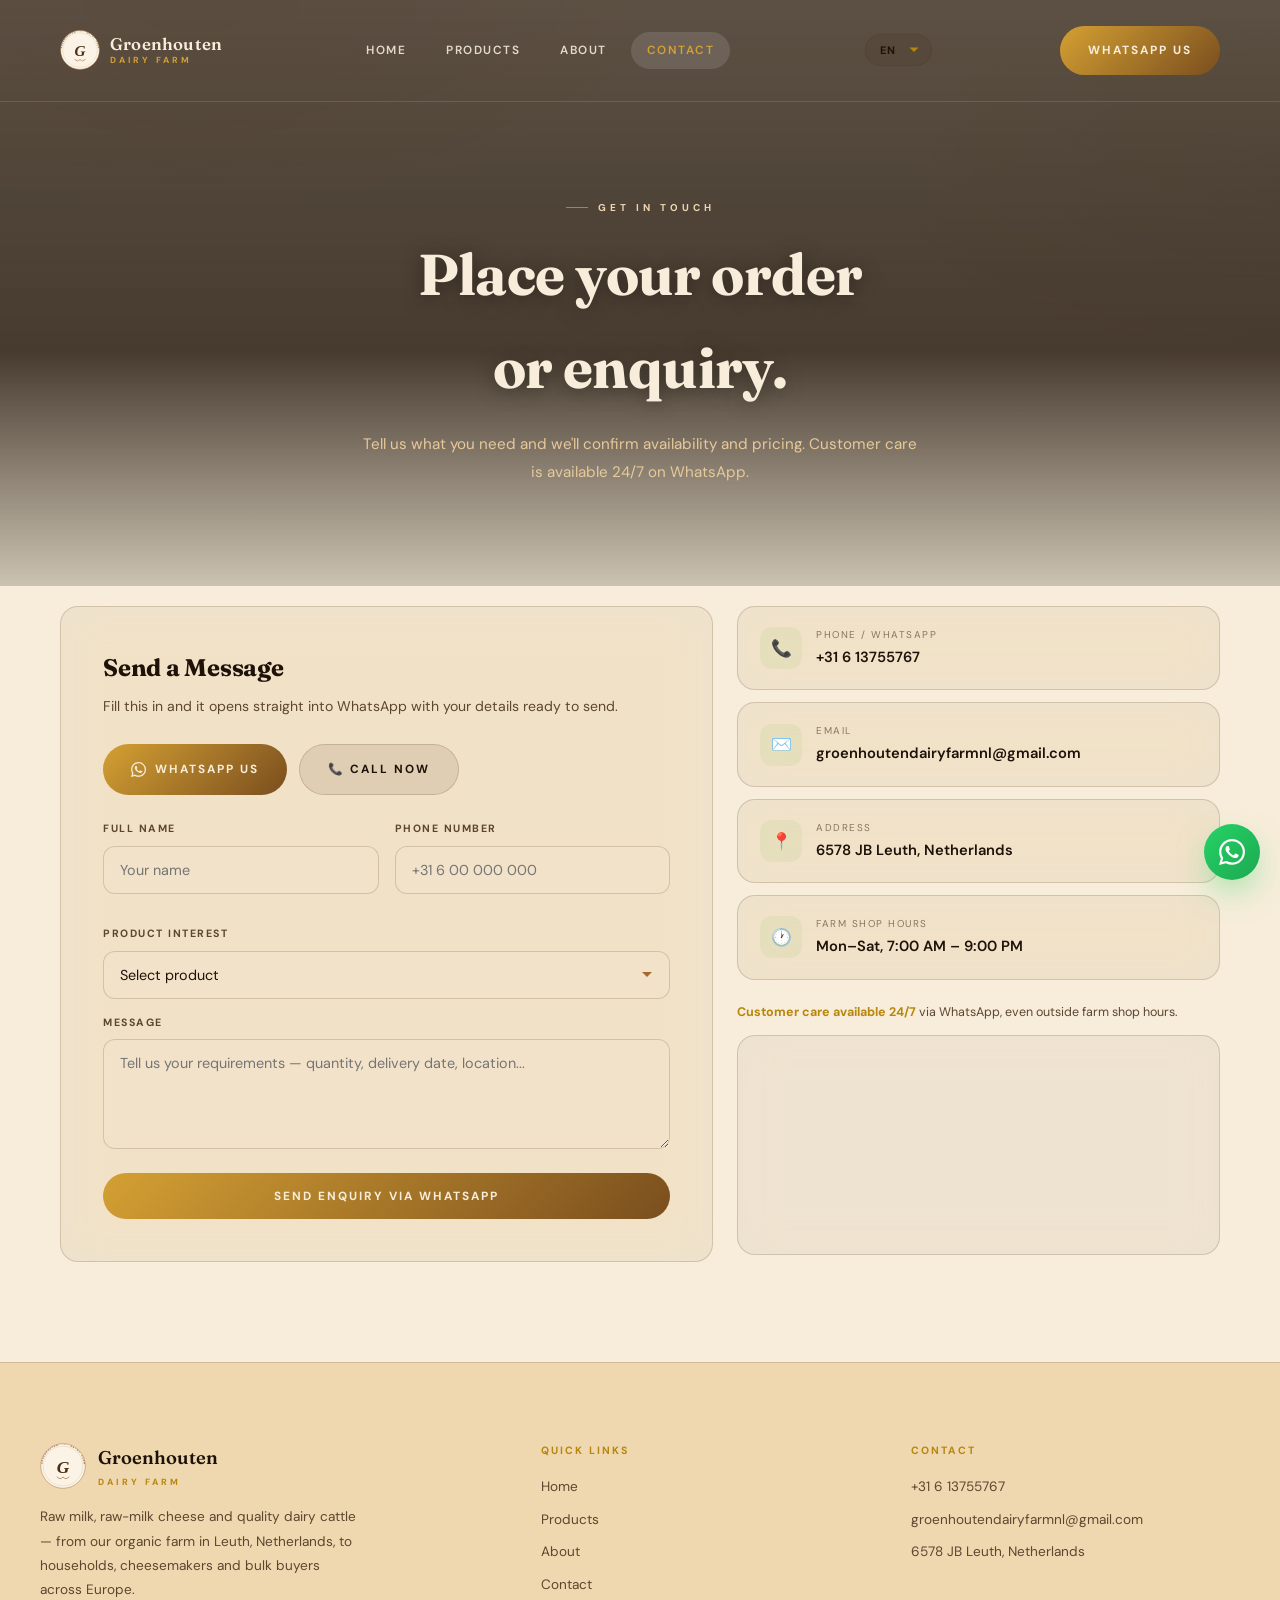
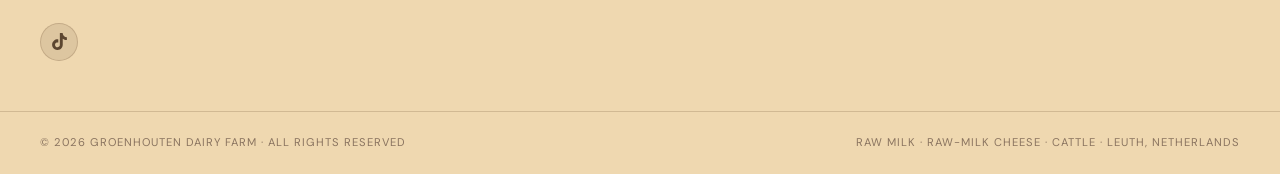
<file: contact.html>
<!DOCTYPE html>
<html lang="en">
<head>
<meta charset="UTF-8">
<meta name="viewport" content="width=device-width, initial-scale=1.0">
<title>Contact | Groenhouten Dairy Farm</title>
<meta name="description" content="Place your order or enquiry with Groenhouten Dairy Farm — Leuth, Netherlands. WhatsApp us anytime or call +31 6 13755767.">
<link rel="preconnect" href="https://fonts.googleapis.com">
<link rel="preconnect" href="https://fonts.gstatic.com" crossorigin>
<link href="https://fonts.googleapis.com/css2?family=Fraunces:ital,opsz,wght@0,9..144,400;0,9..144,500;0,9..144,600;0,9..144,700;1,9..144,500;1,9..144,600&family=DM+Sans:wght@400;500;600;700&display=swap" rel="stylesheet">
<link rel="stylesheet" href="style.css">
<link rel="icon" href="images/logo.svg">
</head>
<body>

<div id="curtain">
  <div class="curtain-ring"></div>
  <div class="curtain-mark"><img src="images/logo.svg" alt="" width="120" height="120"></div>
</div>

<nav class="nav" id="mainNav">
  <a href="index.html" class="nav-logo">
    <img src="images/logo.svg" alt="Groenhouten Dairy Farm logo" width="40" height="40">
    <span class="nav-logo-txt">Groenhouten<span>Dairy Farm</span></span>
  </a>
  <div class="nav-links">
    <a href="index.html" data-i18n="nav-home">Home</a>
    <a href="products.html" data-i18n="nav-products">Products</a>
    <a href="about.html" data-i18n="nav-about">About</a>
    <a href="contact.html" class="active" data-i18n="nav-contact">Contact</a>
  </div>
  <span class="lang-toggle"><select class="lang-select" id="langSelect" onchange="switchLang(this.value)"><option value="en">EN</option><option value="nl">NL</option></select></span>
  <a href="https://wa.me/31613755767" target="_blank" class="btn btn-gold nav-cta">WhatsApp Us</a>
  <button class="hamburger" id="hamburger" onclick="toggleMenu()" aria-label="Menu">
    <span></span><span></span><span></span>
  </button>
</nav>
  <div class="mobile-menu" id="mobileMenu">
  <a href="index.html" data-i18n="nav-home">Home</a>
  <a href="products.html" data-i18n="nav-products">Products</a>
  <a href="about.html" data-i18n="nav-about">About</a>
  <a href="contact.html" class="active" data-i18n="nav-contact">Contact</a>
  <a href="contact.html" class="btn btn-gold mm-cta" data-i18n="nav-cta">Order Now</a>
</div>

<section class="about-hero page-fade" style="--hero-img:url('https://images.unsplash.com/photo-1567513068697-fca8c2af4528?fm=jpg&q=80&w=2000&fit=crop&auto=format')">
  <span class="eyebrow" style="justify-content:center">Get In Touch</span>
  <h1>Place your order<br>or enquiry.</h1>
  <p>Tell us what you need and we'll confirm availability and pricing. Customer care is available 24/7 on WhatsApp.</p>
</section>

<section class="section" style="padding-top:20px; padding-bottom:100px;">
  <div class="section-in contact-grid">

    <div class="contact-form-card glass reveal">
      <h2>Send a Message</h2>
      <p>Fill this in and it opens straight into WhatsApp with your details ready to send.</p>

      <div class="hero-btns" style="margin-bottom:26px;">
        <a href="https://wa.me/31613755767?text=Hello%20Groenhouten%20Dairy%20Farm%2C%20I%20want%20to%20make%20an%20order" target="_blank" class="btn btn-gold">
          <svg viewBox="0 0 24 24" fill="currentColor"><path d="M17.472 14.382c-.297-.149-1.758-.867-2.03-.967-.273-.099-.471-.148-.67.15-.197.297-.767.966-.94 1.164-.173.199-.347.223-.644.075-.297-.15-1.255-.463-2.39-1.475-.883-.788-1.48-1.761-1.653-2.059-.173-.297-.018-.458.13-.606.134-.133.298-.347.446-.52.149-.174.198-.298.298-.497.099-.198.05-.371-.025-.52-.075-.149-.669-1.612-.916-2.207-.242-.579-.487-.5-.669-.51-.173-.008-.371-.01-.57-.01-.198 0-.52.074-.792.372-.272.297-1.04 1.016-1.04 2.479 0 1.462 1.065 2.875 1.213 3.074.149.198 2.096 3.2 5.077 4.487.709.306 1.262.489 1.694.625.712.227 1.36.195 1.871.118.571-.085 1.758-.719 2.006-1.413.248-.694.248-1.289.173-1.413-.074-.124-.272-.198-.57-.347m-5.421 7.403h-.004a9.87 9.87 0 01-5.031-1.378l-.361-.214-3.741.982.998-3.648-.235-.374a9.86 9.86 0 01-1.51-5.26c.001-5.45 4.436-9.884 9.888-9.884 2.64 0 5.122 1.03 6.988 2.898a9.825 9.825 0 012.893 6.994c-.003 5.45-4.437 9.884-9.885 9.884m8.413-18.297A11.815 11.815 0 0012.05 0C5.495 0 .16 5.335.157 11.892c0 2.096.547 4.142 1.588 5.945L.057 24l6.305-1.654a11.882 11.882 0 005.683 1.448h.005c6.554 0 11.89-5.335 11.893-11.893a11.821 11.821 0 00-3.48-8.413z"/></svg>
          WhatsApp Us
        </a>
        <a href="tel:+31613755767" class="btn btn-glass">📞 Call Now</a>
      </div>

      <div class="cf-row">
        <div class="cf-group">
          <label>Full Name</label>
          <input type="text" id="cfName" placeholder="Your name">
        </div>
        <div class="cf-group">
          <label>Phone Number</label>
          <input type="tel" id="cfPhone" placeholder="+31 6 00 000 000">
        </div>
      </div>
      <div class="cf-group">
        <label>Product Interest</label>
        <select id="cfNeed">
          <option value="" disabled selected>Select product</option>
          <option>Raw Milk (Retail)</option>
          <option>Raw Milk (Bulk &amp; Export)</option>
          <option>Farmhouse Raw-Milk Cheese</option>
          <option>Cheese (Bulk &amp; Corporate Export)</option>
          <option>Live Dairy Cattle</option>
          <option>Beef &amp; Meat</option>
          <option>Bulk / Custom Order</option>
        </select>
      </div>
      <div class="cf-group">
        <label>Message</label>
        <textarea id="cfMsg" placeholder="Tell us your requirements — quantity, delivery date, location..."></textarea>
      </div>
      <button class="btn btn-gold btn-block cf-submit" onclick="sendContact()">Send Enquiry via WhatsApp</button>
      <div class="cf-success" id="cfSuccess">✓ Redirecting to WhatsApp with your enquiry...</div>
    </div>

    <div class="info-stack">
      <a class="info-card glass reveal rd1" href="https://wa.me/31613755767" target="_blank">
        <div class="info-ico">📞</div>
        <div><div class="info-lbl">Phone / WhatsApp</div><div class="info-val">+31 6 13755767</div></div>
      </a>
      <a class="info-card glass reveal rd2" href="mailto:groenhouten.df@gmail.com">
        <div class="info-ico">✉️</div>
        <div><div class="info-lbl">Email</div><div class="info-val">groenhoutendairyfarmnl@gmail.com</div></div>
      </a>
      <a class="info-card glass reveal rd3" href="https://www.google.com/maps?q=6578+JB+Leuth,+Netherlands" target="_blank">
        <div class="info-ico">📍</div>
        <div><div class="info-lbl">Address</div><div class="info-val">6578 JB Leuth, Netherlands</div></div>
      </a>
      <div class="info-card glass reveal">
        <div class="info-ico">🕐</div>
        <div><div class="info-lbl">Farm Shop Hours</div><div class="info-val">Mon–Sat, 7:00 AM – 9:00 PM</div></div>
      </div>
      <p class="info-note"><b>Customer care available 24/7</b> via WhatsApp, even outside farm shop hours.</p>
      <div class="map-embed glass reveal">
        <iframe src="https://www.google.com/maps?q=6578+JB+Leuth,+Netherlands&output=embed" loading="lazy" referrerpolicy="no-referrer-when-downgrade" title="Groenhouten Dairy Farm location map"></iframe>
      </div>
    </div>

  </div>
</section>

<footer class="footer">
  <div class="footer-top">
    <div class="footer-brand">
      <div class="footer-brand-lockup">
        <img src="images/logo.svg" alt="Groenhouten Dairy Farm logo">
        <div class="footer-brand-name">Groenhouten<span>Dairy Farm</span></div>
      </div>
      <p data-i18n="footer-desc">Raw milk, raw-milk cheese and quality dairy cattle — from our organic farm in Leuth, Netherlands, to households, cheesemakers and bulk buyers across Europe.</p>
      <div class="footer-social">
        <a href="https://www.tiktok.com/@groenhoutendairyfarm" target="_blank" rel="noopener" aria-label="Groenhouten Dairy Farm on TikTok">
          <svg viewBox="0 0 24 24"><path d="M12.525.02c1.31-.02 2.61-.01 3.91-.02.08 1.53.63 3.09 1.75 4.17 1.12 1.11 2.7 1.62 4.24 1.79v4.03c-1.44-.05-2.89-.35-4.2-.97-.57-.26-1.1-.59-1.62-.93-.01 2.92.01 5.84-.02 8.75-.08 1.4-.54 2.79-1.35 3.94-1.31 1.92-3.58 3.17-5.91 3.21-1.43.08-2.86-.31-4.08-1.03-2.02-1.19-3.44-3.37-3.65-5.71-.02-.5-.03-1-.01-1.49.18-1.9 1.12-3.72 2.58-4.96 1.66-1.44 3.98-2.13 6.15-1.72.02 1.48-.04 2.96-.04 4.44-.99-.32-2.15-.23-3.02.37-.63.41-1.11 1.04-1.36 1.75-.21.51-.15 1.07-.14 1.61.24 1.64 1.82 3.02 3.5 2.87 1.12-.01 2.19-.66 2.77-1.61.19-.33.4-.67.41-1.06.1-1.79.06-3.57.07-5.36.01-4.03-.01-8.05.02-12.07z"/></svg>
        </a>
      </div>
    </div>
    <div class="footer-col">
      <h4 data-i18n="footer-quick">Quick Links</h4>
      <a href="index.html" data-i18n="nav-home">Home</a>
      <a href="products.html" data-i18n="nav-products">Products</a>
      <a href="about.html" data-i18n="nav-about">About</a>
      <a href="contact.html" data-i18n="nav-contact">Contact</a>
    </div>
    <div class="footer-col">
      <h4 data-i18n="footer-contact">Contact</h4>
      <a href="tel:+31613755767">+31 6 13755767</a>
      <a href="mailto:groenhoutendairyfarmnl@gmail.com">groenhoutendairyfarmnl@gmail.com</a>
      <p>6578 JB Leuth, Netherlands</p>
    </div>
  </div>
  <div class="footer-bottom">
    <p>© 2026 Groenhouten Dairy Farm · All Rights Reserved</p>
    <p>Raw Milk · Raw-Milk Cheese · Cattle · Leuth, Netherlands</p>
  </div>
</footer>

<div class="wa-float">
  <a href="https://wa.me/31613755767?text=Hello%20Groenhouten%20Dairy%20Farm%2C%20I%20want%20to%20make%20an%20order" target="_blank" title="Chat on WhatsApp">
    <svg viewBox="0 0 24 24"><path d="M17.472 14.382c-.297-.149-1.758-.867-2.03-.967-.273-.099-.471-.148-.67.15-.197.297-.767.966-.94 1.164-.173.199-.347.223-.644.075-.297-.15-1.255-.463-2.39-1.475-.883-.788-1.48-1.761-1.653-2.059-.173-.297-.018-.458.13-.606.134-.133.298-.347.446-.52.149-.174.198-.298.298-.497.099-.198.05-.371-.025-.52-.075-.149-.669-1.612-.916-2.207-.242-.579-.487-.5-.669-.51-.173-.008-.371-.01-.57-.01-.198 0-.52.074-.792.372-.272.297-1.04 1.016-1.04 2.479 0 1.462 1.065 2.875 1.213 3.074.149.198 2.096 3.2 5.077 4.487.709.306 1.262.489 1.694.625.712.227 1.36.195 1.871.118.571-.085 1.758-.719 2.006-1.413.248-.694.248-1.289.173-1.413-.074-.124-.272-.198-.57-.347m-5.421 7.403h-.004a9.87 9.87 0 01-5.031-1.378l-.361-.214-3.741.982.998-3.648-.235-.374a9.86 9.86 0 01-1.51-5.26c.001-5.45 4.436-9.884 9.888-9.884 2.64 0 5.122 1.03 6.988 2.898a9.825 9.825 0 012.893 6.994c-.003 5.45-4.437 9.884-9.885 9.884m8.413-18.297A11.815 11.815 0 0012.05 0C5.495 0 .16 5.335.157 11.892c0 2.096.547 4.142 1.588 5.945L.057 24l6.305-1.654a11.882 11.882 0 005.683 1.448h.005c6.554 0 11.89-5.335 11.893-11.893a11.821 11.821 0 00-3.48-8.413z"/></svg>
  </a>
</div>

<script src="main.js"></script>
</body>
</html>
</file>
<file: style.css>
/* =====================================================================
   GROENHOUTEN DAIRY FARM — DESIGN SYSTEM
   Warm cream · Wood brown · Farmhouse clay — organic, grounded, quiet
   Mobile-first. Glass surfaces. Quiet motion.
===================================================================== */

:root{
  --ink:        #F7EDDA;
  --ink-2:      #EFD8B0;
  --ink-3:      #E8C99A;
  --panel:      rgba(74,46,20,.055);
  --panel-2:    rgba(74,46,20,.1);
  --brd:        rgba(74,46,20,.18);
  --brd-gold:   rgba(180,120,40,.5);
  --gold:       #B8860B;
  --gold-2:     #D4A033;
  --gold-deep:  #7A4E1E;
  --red:        #9B3A1F;
  --white:      #1E1208;
  --fog:        #5C4630;
  --fog-dim:    #8A7460;
  --blur: 22px;
  --ease: cubic-bezier(.19,1,.22,1);
  --fast: .3s var(--ease);
  --med:  .6s var(--ease);
  --r-sm: 10px;
  --r-md: 18px;
  --r-lg: 28px;
}

*,*::before,*::after{ margin:0; padding:0; box-sizing:border-box; }
html{ scroll-behavior:smooth; }
html,body{ overflow-x:hidden; }
body{
  background:var(--ink);
  color:var(--white);
  font-family:'DM Sans', sans-serif;
  font-weight:400;
  line-height:1.6;
  -webkit-font-smoothing:antialiased;
}
img{ max-width:100%; display:block; }
a{ color:inherit; }
button{ font-family:inherit; }
ul{ list-style:none; }

h1,h2,h3,.serif{ font-family:'Fraunces', serif; letter-spacing:-.01em; }

::selection{ background:var(--gold); color:var(--ink); }

@media (prefers-reduced-motion: reduce){
  *,*::before,*::after{ animation-duration:.001ms !important; animation-iteration-count:1 !important; transition-duration:.001ms !important; scroll-behavior:auto !important; }
}

/* focus visibility */
a:focus-visible, button:focus-visible, input:focus-visible, textarea:focus-visible, select:focus-visible{
  outline:2px solid var(--gold); outline-offset:3px; border-radius:4px;
}

/* subtle grain / atmosphere */
body::before{
  content:''; position:fixed; inset:0; pointer-events:none; z-index:1;
  background:
    radial-gradient(ellipse 60% 40% at 15% 0%, rgba(169,102,46,.09), transparent 60%),
    radial-gradient(ellipse 50% 35% at 100% 20%, rgba(107,68,35,.07), transparent 60%);
}

.wrap{ max-width:1240px; margin:0 auto; padding:0 20px; }
@media (min-width:768px){ .wrap{ padding:0 40px; } }
@media (min-width:1200px){ .wrap{ padding:0 60px; } }

.section{ padding:76px 20px; position:relative; z-index:2; }
@media (min-width:768px){ .section{ padding:110px 40px; } }
@media (min-width:1200px){ .section{ padding:130px 60px; } }
.section-in{ max-width:1240px; margin:0 auto; }

.eyebrow{
  display:inline-flex; align-items:center; gap:10px;
  font-size:.62rem; font-weight:700; letter-spacing:4px; text-transform:uppercase;
  color:var(--gold); margin-bottom:14px;
}
.eyebrow::before{ content:''; width:22px; height:1px; background:var(--gold); }

.sec-hd h2{ font-size:clamp(1.8rem,6vw,3rem); font-weight:600; line-height:1.15; }
.sec-hd p{ color:var(--fog); margin-top:14px; font-size:.95rem; line-height:1.85; max-width:520px; }
.sec-hd.center{ text-align:center; }
.sec-hd.center p{ margin-left:auto; margin-right:auto; }
.sec-hd{ margin-bottom:48px; }
@media (min-width:768px){ .sec-hd{ margin-bottom:64px; } }

em{ font-style:italic; color:var(--gold); }

/* =====================================================================
   GLASS SURFACES
===================================================================== */
.glass{
  background:var(--panel);
  border:1px solid var(--brd);
  backdrop-filter:blur(var(--blur)) saturate(140%);
  -webkit-backdrop-filter:blur(var(--blur)) saturate(140%);
  border-radius:var(--r-md);
}
.glass-gold{
  border-color:var(--brd-gold);
  box-shadow:0 0 0 1px rgba(139,190,86,.05) inset, 0 30px 60px -30px rgba(0,0,0,.6);
}

/* =====================================================================
   BUTTONS
===================================================================== */
.btn{
  appearance:none; border:none; cursor:pointer; font-family:inherit;
  display:inline-flex; align-items:center; justify-content:center; gap:9px;
  padding:15px 28px; font-size:.74rem; font-weight:700; letter-spacing:2px;
  text-transform:uppercase; text-decoration:none; border-radius:100px;
  transition:transform var(--fast), box-shadow var(--fast), background var(--fast), border-color var(--fast), color var(--fast);
  white-space:nowrap;
}
.btn:active{ transform:scale(.97); }
.btn-gold{ background:linear-gradient(135deg,var(--gold-2),var(--gold-deep)); color:var(--ink); }
.btn-gold:hover{ transform:translateY(-3px); box-shadow:0 16px 40px -12px rgba(180,120,40,.5); }
.btn-glass{ background:var(--panel-2); border:1px solid var(--brd); color:var(--white); backdrop-filter:blur(var(--blur)); }
.btn-glass:hover{ border-color:var(--brd-gold); color:var(--gold); transform:translateY(-3px); }
.btn-ghost{ background:transparent; border:1px solid rgba(255,255,255,.2); color:var(--fog); }
.btn-ghost:hover{ border-color:var(--gold); color:var(--gold); }
.btn-block{ width:100%; }
.btn svg{ width:15px; height:15px; flex-shrink:0; }

/* hero overrides — light text on dark background */
.hero .btn-glass{ color:var(--ink); }
.hero .btn-glass:hover{ color:var(--gold-2); }
.hero .btn-gold{ box-shadow:0 4px 20px -8px rgba(0,0,0,.5); }

/* =====================================================================
   PAGE TRANSITION CURTAIN — the logo, between pages
===================================================================== */
#curtain{
  position:fixed; inset:0; z-index:99999;
  display:flex; align-items:center; justify-content:center;
  background:radial-gradient(circle at 50% 50%, #F6E9D2 0%, #E4CD9F 72%);
  opacity:1; visibility:visible;
  transition:opacity .55s var(--ease), visibility 0s linear 0s;
}
#curtain .curtain-mark{
  position:relative; width:120px; height:120px; border-radius:26px; overflow:hidden;
  opacity:1; transform:scale(1);
  box-shadow:0 0 0 1px rgba(169,102,46,.35), 0 40px 90px -20px rgba(74,46,20,.35);
  transition:opacity .5s var(--ease), transform .5s var(--ease);
}
#curtain .curtain-mark img{ width:100%; height:100%; object-fit:cover; }
#curtain .curtain-ring{
  position:absolute; width:172px; height:172px; border-radius:50%;
  border:1px solid rgba(169,102,46,.4); opacity:1; transform:scale(1);
  transition:opacity .6s var(--ease), transform .6s var(--ease);
}
#curtain.hidden{ opacity:0; transition:opacity .55s var(--ease), visibility 0s linear .55s; visibility:hidden; }
#curtain.hidden .curtain-mark{ opacity:0; transform:scale(1.18) rotate(4deg); }
#curtain.hidden .curtain-ring{ opacity:0; transform:scale(1.7); }

body.transitioning{ overflow:hidden; }

/* =====================================================================
   NAVBAR
===================================================================== */
.nav{
  position:fixed; top:0; left:0; right:0; z-index:1000;
  padding:16px 20px;
  display:flex; align-items:center; justify-content:space-between;
  transition:padding var(--fast), background var(--fast), border-color var(--fast);
  border-bottom:1px solid transparent;
}
.nav.scrolled{
  background:rgba(250,243,230,.82);
  backdrop-filter:blur(var(--blur)) saturate(140%);
  -webkit-backdrop-filter:blur(var(--blur)) saturate(140%);
  border-bottom:1px solid var(--brd);
  padding:11px 20px;
}
.nav.hero-visible{
  border-bottom-color:rgba(255,255,255,.12);
}
@media (min-width:768px){ .nav{ padding:22px 40px; } .nav.scrolled{ padding:14px 40px; } }
@media (min-width:1200px){ .nav{ padding:26px 60px; } .nav.scrolled{ padding:15px 60px; } }

.nav-logo{ display:flex; align-items:center; gap:10px; text-decoration:none; }
.nav-logo img{ width:40px; height:40px; border-radius:9px; object-fit:cover; }
.nav-logo-txt{ font-family:'Fraunces',serif; font-size:1.05rem; font-weight:600; letter-spacing:.2px; line-height:1.1; color:var(--ink); }
.nav-logo-txt span{ display:block; font-family:'DM Sans',sans-serif; font-size:.55rem; font-weight:700; letter-spacing:3px; color:var(--gold-2); text-transform:uppercase; margin-top:2px; }
.nav.scrolled .nav-logo-txt{ color:var(--white); }
.nav.scrolled .nav-logo-txt span{ color:var(--gold); }

.nav-links{ display:none; align-items:center; gap:8px; }
.nav-links a{
  position:relative; text-decoration:none; color:rgba(250,243,230,.85);
  font-size:.74rem; font-weight:600; letter-spacing:1.5px; text-transform:uppercase;
  padding:9px 16px; border-radius:100px; transition:color var(--fast), background var(--fast);
}
.nav-links a:hover, .nav-links a.active{ color:var(--ink); background:rgba(255,255,255,.12); }
.nav-links a.active{ color:var(--gold-2); }
.nav.scrolled .nav-links a{ color:var(--fog); }
.nav.scrolled .nav-links a:hover, .nav.scrolled .nav-links a.active{ color:var(--white); background:var(--panel-2); }
.nav.scrolled .nav-links a.active{ color:var(--gold); }
.nav-cta{ display:none; }
@media (min-width:960px){
  .nav-links{ display:flex; }
  .nav-cta{ display:inline-flex; }
}

.hamburger{
  display:flex; flex-direction:column; gap:5px; width:40px; height:40px;
  align-items:center; justify-content:center;
  background:rgba(255,255,255,.1); border:1px solid rgba(255,255,255,.2); border-radius:12px; cursor:pointer;
}
@media (min-width:960px){ .hamburger{ display:none; } }
.hamburger span{ width:18px; height:1.5px; background:var(--ink); transition:var(--fast); }
.hamburger.open span:nth-child(1){ transform:translateY(6.5px) rotate(45deg); }
.hamburger.open span:nth-child(2){ opacity:0; }
.hamburger.open span:nth-child(3){ transform:translateY(-6.5px) rotate(-45deg); }

.mobile-menu{
  position:fixed; inset:0; z-index:998; display:flex; flex-direction:column;
  padding:100px 24px 40px; gap:4px;
  background:rgba(250,243,230,.94); backdrop-filter:blur(28px);
  transform:translateY(-12px); opacity:0; pointer-events:none;
  transition:opacity var(--med), transform var(--med);
}
.mobile-menu.open{ opacity:1; transform:translateY(0); pointer-events:auto; }
.mobile-menu a{
  font-family:'Fraunces',serif; font-size:2rem; font-weight:500; color:var(--white);
  text-decoration:none; padding:16px 4px; border-bottom:1px solid var(--brd);
}
.mobile-menu a.active{ color:var(--gold); }
.mobile-menu .mm-cta{ margin-top:28px; }
@media (min-width:960px){ .mobile-menu{ display:none; } }

/* =====================================================================
   HERO
===================================================================== */
.hero{
  min-height:100svh; position:relative; display:flex; align-items:flex-end;
  padding:130px 20px 64px; overflow:hidden;
}
@media (min-width:768px){ .hero{ align-items:center; padding:0 40px; } }
@media (min-width:1200px){ .hero{ padding:0 60px; } }
@media (max-width:374px){ .hero{ padding:110px 16px 48px; } }

.hero-bg{
  position:absolute; inset:0; z-index:0;
  background:linear-gradient(180deg, rgba(38,24,12,.32) 0%, rgba(38,24,12,.52) 42%, rgba(38,24,12,.88) 90%), url('https://images.unsplash.com/photo-1567513068697-fca8c2af4528?fm=jpg&q=80&w=2000&fit=crop&auto=format') center 55%/cover no-repeat;
  filter:saturate(110%) brightness(.96);
  transform:scale(1.08); opacity:0; transition:opacity 1.4s ease, transform 6s ease;
}
.hero-bg.loaded{ opacity:1; transform:scale(1); }
@media (min-width:768px){
  .hero-bg{ background:linear-gradient(100deg, rgba(38,24,12,.88) 0%, rgba(38,24,12,.55) 48%, rgba(38,24,12,.18) 100%), url('https://images.unsplash.com/photo-1567513068697-fca8c2af4528?fm=jpg&q=80&w=2000&fit=crop&auto=format') center/cover no-repeat; filter:saturate(110%) brightness(.95); }
}

.hero-content{ position:relative; z-index:2; max-width:640px; }
.hero-eyebrow{ opacity:0; animation:fadeUp .9s .25s forwards; color:var(--ink-2); }
.hero h1{
  font-size:clamp(2.1rem,9vw,4.4rem); font-weight:600; line-height:1.06;
  margin-bottom:18px; opacity:0; animation:fadeUp .9s .4s forwards;
  color:var(--ink); text-shadow:0 2px 20px rgba(0,0,0,.4);
}
.hero-sub{
  color:var(--ink-3); font-size:clamp(.88rem,2.5vw,1rem); max-width:480px; line-height:1.85;
  margin-bottom:32px; opacity:0; animation:fadeUp .9s .55s forwards;
}
.hero-btns{ display:flex; gap:12px; flex-wrap:wrap; opacity:0; animation:fadeUp .9s .7s forwards; }

@keyframes fadeUp{ from{ opacity:0; transform:translateY(18px); } to{ opacity:1; transform:translateY(0); } }

/* category ticket strip */
.ticket{
  margin-top:40px; display:flex; flex-wrap:wrap; gap:10px;
  opacity:0; animation:fadeUp .9s .85s forwards;
}
.ticket-item{
  display:flex; align-items:center; gap:8px;
  padding:10px 16px; border-radius:100px;
  font-size:.68rem; font-weight:700; letter-spacing:2px; text-transform:uppercase;
}
.ticket-item .dot{ width:5px; height:5px; border-radius:50%; background:var(--red); }

/* =====================================================================
   HERO — mobile-first adjustments
===================================================================== */
@media (max-width:480px){
  .hero h1{ font-size:clamp(1.8rem,10vw,2.8rem); line-height:1.1; }
  .hero-sub{ font-size:.88rem; margin-bottom:24px; }
  .hero-btns{ flex-direction:column; gap:10px; }
  .hero-btns .btn{ width:100%; justify-content:center; padding:14px 22px; font-size:.7rem; }
  .ticket{ margin-top:28px; gap:8px; }
  .ticket-item{ padding:8px 13px; font-size:.6rem; letter-spacing:1.5px; }
}
@media (max-width:374px){
  .hero{ padding:100px 14px 40px; }
  .hero h1{ font-size:1.75rem; }
}

/* =====================================================================
   MARQUEE STRIP
===================================================================== */
.marquee{ overflow:hidden; border-top:1px solid var(--brd); border-bottom:1px solid var(--brd); background:var(--ink-2); position:relative; z-index:2; }
.marquee-track{ display:flex; width:max-content; animation:scrollX 26s linear infinite; }
.marquee-track span{
  display:flex; align-items:center; gap:14px; padding:16px 30px;
  font-family:'Fraunces',serif; font-style:italic; font-size:1.1rem; color:var(--fog-dim); white-space:nowrap;
}
.marquee-track span b{ font-style:normal; font-family:'DM Sans',sans-serif; font-weight:700; color:var(--gold); font-size:.62rem; letter-spacing:3px; text-transform:uppercase; }
@keyframes scrollX{ from{ transform:translateX(0); } to{ transform:translateX(-50%); } }

/* =====================================================================
   STATS
===================================================================== */
.stats-grid{ display:grid; grid-template-columns:repeat(2,1fr); gap:14px; }
@media (min-width:768px){ .stats-grid{ grid-template-columns:repeat(4,1fr); } }
.stat{ padding:26px 18px; text-align:center; }
.stat-num{ font-size:2.1rem; font-weight:600; color:var(--gold); }
.stat-lbl{ font-size:.65rem; letter-spacing:2px; text-transform:uppercase; color:var(--fog); margin-top:6px; }

/* =====================================================================
   PRODUCT GRID
===================================================================== */
.products-grid{ display:grid; grid-template-columns:1fr; gap:18px; }
@media (min-width:640px){ .products-grid{ grid-template-columns:1fr 1fr; } }
@media (min-width:1024px){ .products-grid{ grid-template-columns:repeat(3,1fr); } }

.prod-card{
  overflow:hidden; cursor:pointer; transition:transform var(--fast), border-color var(--fast), box-shadow var(--fast);
}
.prod-card:hover{ transform:translateY(-6px); border-color:var(--brd-gold); box-shadow:0 30px 60px -24px rgba(0,0,0,.65); }
.prod-img-wrap{ position:relative; height:200px; overflow:hidden; }
.prod-img{ width:100%; height:100%; object-fit:cover; transition:transform .8s var(--ease); }
.prod-card:hover .prod-img{ transform:scale(1.06); }
.prod-badge{
  position:absolute; top:14px; left:14px; padding:6px 13px; border-radius:100px;
  font-size:.58rem; font-weight:700; letter-spacing:2px; text-transform:uppercase;
  background:rgba(38,24,12,.6); backdrop-filter:blur(10px); border:1px solid var(--brd-gold); color:var(--gold-2);
}
.prod-body{ padding:22px; }
.prod-title{ font-family:'Fraunces',serif; font-size:1.15rem; font-weight:600; margin-bottom:5px; }
.prod-desc{ font-size:.8rem; color:var(--fog); margin-bottom:18px; line-height:1.6; }
.prod-cta{
  display:flex; align-items:center; justify-content:space-between;
  padding:12px 16px; border-radius:100px; background:var(--panel-2); border:1px solid var(--brd);
  transition:var(--fast);
}
.prod-card:hover .prod-cta{ background:linear-gradient(135deg,var(--gold-2),var(--gold-deep)); border-color:transparent; }
.prod-cta span{ font-size:.68rem; font-weight:700; letter-spacing:1.5px; text-transform:uppercase; transition:color var(--fast); }
.prod-card:hover .prod-cta span{ color:var(--ink); }
.prod-cta svg{ width:14px; height:14px; fill:var(--gold); transition:var(--fast); }
.prod-card:hover .prod-cta svg{ fill:var(--ink); transform:translateX(3px); }

/* =====================================================================
   WHY / VALUE BLOCKS
===================================================================== */
.why-grid{ display:grid; grid-template-columns:1fr; gap:14px; }
@media (min-width:640px){ .why-grid{ grid-template-columns:1fr 1fr; } }
@media (min-width:1024px){ .why-grid{ grid-template-columns:repeat(4,1fr); } }
.why-block{ padding:30px 24px; transition:var(--fast); }
.why-block:hover{ border-color:var(--brd-gold); transform:translateY(-4px); }
.why-num{ font-family:'Fraunces',serif; font-style:italic; font-size:1.6rem; color:var(--gold); margin-bottom:14px; }
.why-title{ font-weight:700; font-size:.98rem; margin-bottom:8px; }
.why-desc{ font-size:.82rem; color:var(--fog); line-height:1.7; }

/* =====================================================================
   TESTIMONIALS
===================================================================== */
.testi-grid{ display:grid; grid-template-columns:1fr; gap:16px; }
@media (min-width:768px){ .testi-grid{ grid-template-columns:1fr 1fr; } }
.testi-card{ padding:28px 26px; }
.testi-stars{ color:var(--gold); font-size:.85rem; margin-bottom:14px; letter-spacing:2px; }
.testi-card p{ font-family:'Fraunces',serif; font-style:italic; color:var(--white); line-height:1.75; margin-bottom:16px; font-size:1.02rem; }
.testi-name{ font-weight:700; font-size:.8rem; }
.testi-role{ font-size:.72rem; color:var(--fog-dim); }

/* =====================================================================
   CTA BANNER
===================================================================== */
.cta-banner{ padding:48px 26px; text-align:center; position:relative; overflow:hidden; }
.cta-banner::before{
  content:''; position:absolute; inset:0;
  background:radial-gradient(ellipse 70% 100% at 50% 0%, rgba(139,190,86,.14), transparent 70%);
}
.cta-banner h2{ font-size:clamp(1.5rem,5vw,2.4rem); margin-bottom:12px; position:relative; }
.cta-banner p{ color:var(--fog); margin-bottom:26px; position:relative; max-width:440px; margin-left:auto; margin-right:auto; }
.cta-banner .hero-btns{ opacity:1; animation:none; justify-content:center; position:relative; }

/* =====================================================================
   ABOUT PAGE
===================================================================== */
.about-hero{
  position:relative; overflow:hidden; z-index:2;
  padding:150px 20px 70px; text-align:center;
}
@media (min-width:768px){ .about-hero{ padding:190px 40px 100px; } }
.about-hero::before{
  content:''; position:absolute; inset:0; z-index:-1;
  background:
    linear-gradient(180deg, rgba(38,24,12,.72) 0%, rgba(38,24,12,.82) 60%, var(--ink) 100%),
    var(--hero-img, url('https://images.unsplash.com/photo-1567513068697-fca8c2af4528?fm=jpg&q=80&w=2000&fit=crop&auto=format')) center/cover no-repeat;
  filter:saturate(108%) brightness(.82);
}
.about-hero h1{
  font-size:clamp(2rem,7vw,3.6rem); text-shadow:0 2px 20px rgba(0,0,0,.4);
  color:var(--ink);
}
.about-hero p{
  color:var(--ink-3); max-width:560px; margin:16px auto 0;
  font-size:clamp(.88rem,2.5vw,.95rem); line-height:1.85;
}
.about-hero .eyebrow{ color:var(--ink-2); }

/* about-hero mobile */
@media (max-width:480px){
  .about-hero h1{ font-size:clamp(1.6rem,10vw,2.2rem); }
  .about-hero p{ font-size:.84rem; }
}
@media (max-width:374px){
  .about-hero{ padding:120px 16px 56px; }
  .about-hero h1{ font-size:1.5rem; }
}

.story-grid{ display:grid; grid-template-columns:1fr; gap:32px; align-items:center; }
@media (min-width:900px){ .story-grid{ grid-template-columns:1fr 1fr; gap:60px; } }
.story-img-wrap{ position:relative; border-radius:var(--r-lg); overflow:hidden; aspect-ratio:4/3; }
.story-img-wrap img{ width:100%; height:100%; object-fit:cover; }
.story-badge{
  position:absolute; bottom:16px; left:16px; padding:16px 20px; border-radius:var(--r-md);
  text-align:left;
}
.story-badge .num{ font-family:'Fraunces',serif; font-size:1.6rem; color:var(--gold); font-weight:600; }
.story-badge .lbl{ font-size:.62rem; letter-spacing:1.5px; text-transform:uppercase; color:var(--fog); }
.story-text p{ color:var(--fog); line-height:1.9; font-size:.95rem; margin-bottom:16px; }
.about-expanded{ max-height:0; overflow:hidden; opacity:0; transition:max-height .6s var(--ease), opacity .5s var(--ease); }
.about-expanded.open{ max-height:400px; opacity:1; }
.arr{ display:inline-block; transition:transform var(--fast); }
#aboutBtn.open .arr{ transform:rotate(180deg); }

.values-grid{ display:grid; grid-template-columns:1fr; gap:14px; margin-top:20px; }
@media (min-width:640px){ .values-grid{ grid-template-columns:1fr 1fr; } }
.value-card{ padding:26px; display:flex; gap:16px; align-items:flex-start; }
.value-ico{ font-size:1.3rem; flex-shrink:0; }
.value-title{ font-weight:700; font-size:.9rem; margin-bottom:5px; }
.value-desc{ font-size:.8rem; color:var(--fog); line-height:1.7; }

.gallery-grid{ display:grid; grid-template-columns:repeat(2,1fr); gap:10px; }
@media (min-width:768px){ .gallery-grid{ grid-template-columns:repeat(4,1fr); gap:14px; } }
.gallery-grid img{ width:100%; height:100%; object-fit:cover; border-radius:var(--r-sm); aspect-ratio:1; transition:var(--fast); }
.gallery-grid img:hover{ transform:scale(1.03); filter:brightness(1.1); }

/* =====================================================================
   CONTACT PAGE
===================================================================== */
.contact-grid{ display:grid; grid-template-columns:1fr; gap:20px; }
@media (min-width:960px){ .contact-grid{ grid-template-columns:1.15fr .85fr; gap:24px; } }
.contact-form-card{ padding:30px 24px; }
@media (min-width:768px){ .contact-form-card{ padding:42px; } }
.contact-form-card h2{ font-size:1.5rem; margin-bottom:8px; }
.contact-form-card > p{ color:var(--fog); font-size:.88rem; margin-bottom:26px; }
.cf-row{ display:grid; grid-template-columns:1fr; gap:16px; margin-bottom:16px; }
@media (min-width:560px){ .cf-row{ grid-template-columns:1fr 1fr; } }
.cf-group{ margin-bottom:16px; }
.cf-group label{ display:block; font-size:.66rem; font-weight:700; letter-spacing:1.5px; text-transform:uppercase; color:var(--fog); margin-bottom:8px; }
.cf-group input, .cf-group select, .cf-group textarea{
  width:100%; padding:14px 16px; background:rgba(255,255,255,.04); border:1px solid var(--brd);
  border-radius:12px; color:var(--white); font-family:inherit; font-size:.9rem; transition:var(--fast);
}
.cf-group input:focus, .cf-group select:focus, .cf-group textarea:focus{ border-color:var(--gold); background:rgba(255,255,255,.06); }
.cf-group textarea{ min-height:110px; resize:vertical; }
.cf-group select{ appearance:none; background-image:url("data:image/svg+xml,%3Csvg xmlns='http://www.w3.org/2000/svg' width='12' height='8' viewBox='0 0 12 8'%3E%3Cpath fill='%23A9662E' d='M1 1l5 5 5-5'/%3E%3C/svg%3E"); background-repeat:no-repeat; background-position:right 16px center; }
.cf-success{ display:none; margin-top:14px; padding:12px 16px; border-radius:10px; background:rgba(139,190,86,.1); border:1px solid var(--brd-gold); color:var(--gold-2); font-size:.82rem; }

.info-stack{ display:flex; flex-direction:column; gap:12px; }
.info-card{ padding:20px 22px; display:flex; align-items:center; gap:14px; text-decoration:none; transition:var(--fast); }
.info-card:hover{ border-color:var(--brd-gold); transform:translateY(-2px); }
.info-ico{
  width:42px; height:42px; border-radius:12px; display:flex; align-items:center; justify-content:center;
  background:rgba(139,190,86,.1); font-size:1.05rem; flex-shrink:0;
}
.info-lbl{ font-size:.62rem; letter-spacing:1.5px; text-transform:uppercase; color:var(--fog-dim); margin-bottom:3px; }
.info-val{ font-size:.92rem; font-weight:600; }
.map-embed{ border-radius:var(--r-md); overflow:hidden; height:220px; border:1px solid var(--brd); filter:grayscale(.2) contrast(1.02) saturate(.9); }
.map-embed iframe{ width:100%; height:100%; border:0; }

/* =====================================================================
   FOOTER
===================================================================== */
.footer{ background:var(--ink-2); border-top:1px solid var(--brd); position:relative; z-index:2; }
.footer-top{ padding:60px 20px 40px; display:grid; grid-template-columns:1fr; gap:36px; }
@media (min-width:768px){ .footer-top{ padding:80px 40px 50px; grid-template-columns:1.4fr 1fr 1fr; gap:40px; } }
.footer-brand-lockup{ display:flex; align-items:center; gap:12px; margin-bottom:16px; }
.footer-brand-lockup img{ width:46px; height:46px; border-radius:11px; }
.footer-brand-name{ font-family:'Fraunces',serif; font-size:1.15rem; font-weight:600; }
.footer-brand-name span{ display:block; font-size:.56rem; letter-spacing:3px; color:var(--gold); font-weight:700; text-transform:uppercase; margin-top:2px; font-family:'DM Sans',sans-serif; }
.footer-brand p{ color:var(--fog); font-size:.85rem; line-height:1.8; max-width:320px; }
.footer-social{ display:flex; gap:12px; margin-top:20px; }
.footer-social a{
  width:38px; height:38px; border-radius:50%; display:flex; align-items:center; justify-content:center;
  background:var(--panel-2); border:1px solid var(--brd); transition:var(--fast);
}
.footer-social a:hover{ border-color:var(--brd-gold); background:rgba(139,190,86,.14); transform:translateY(-3px); }
.footer-social svg{ width:17px; height:17px; fill:var(--fog); transition:var(--fast); }
.footer-social a:hover svg{ fill:var(--gold); }
.footer-col h4{ font-size:.66rem; letter-spacing:2px; text-transform:uppercase; color:var(--gold); margin-bottom:16px; font-weight:700; font-family:'DM Sans',sans-serif; }
.footer-col a, .footer-col p{ display:block; color:var(--fog); text-decoration:none; font-size:.85rem; margin-bottom:11px; transition:color var(--fast); }
.footer-col a:hover{ color:var(--gold); }
.footer-bottom{
  padding:22px 20px; display:flex; flex-direction:column; gap:8px;
  border-top:1px solid var(--brd); font-size:.7rem; letter-spacing:1px; color:var(--fog-dim); text-transform:uppercase;
}
@media (min-width:768px){ .footer-bottom{ padding:22px 40px; flex-direction:row; justify-content:space-between; flex-wrap:wrap; gap:10px 24px; } }
.footer-bottom a{ color:var(--fog-dim); text-decoration:none; transition:color var(--fast); }
.footer-bottom a:hover{ color:var(--gold); }

/* =====================================================================
   FLOATING WHATSAPP
===================================================================== */
.wa-float{ position:fixed; bottom:20px; right:20px; z-index:900; }
.wa-float a{
  width:56px; height:56px; border-radius:50%; display:flex; align-items:center; justify-content:center;
  background:linear-gradient(135deg,#25D366,#1DA851); box-shadow:0 14px 34px -8px rgba(37,211,102,.55);
  animation:pulseWa 2.8s ease-in-out infinite;
}
.wa-float svg{ width:26px; height:26px; fill:#fff; }
@keyframes pulseWa{ 0%,100%{ transform:scale(1); } 50%{ transform:scale(1.07); } }

/* =====================================================================
   SCROLL REVEAL
===================================================================== */
.reveal{ opacity:0; transform:translateY(28px); transition:opacity .8s var(--ease), transform .8s var(--ease); }
.reveal.visible{ opacity:1; transform:translateY(0); }
.reveal.rd1.visible{ transition-delay:.1s; }
.reveal.rd2.visible{ transition-delay:.2s; }
.reveal.rd3.visible{ transition-delay:.3s; }

/* page enter fade (content, not curtain) */
.page-fade{ animation:pageFade .7s var(--ease) both; }
@keyframes pageFade{ from{ opacity:0; transform:translateY(8px); } to{ opacity:1; transform:translateY(0); } }

/* =====================================================================
   LANGUAGE TOGGLE — EN / NL clean dropdown
===================================================================== */
.lang-toggle{ position:relative; display:inline-flex; align-items:center; margin-left:6px; }
.lang-select{
  appearance:none; -webkit-appearance:none; cursor:pointer;
  background:var(--panel-2); border:1px solid var(--brd); color:var(--white) !important;
  font-family:'DM Sans',sans-serif; font-size:.68rem !important; font-weight:700;
  letter-spacing:1.5px; text-transform:uppercase; border-radius:100px;
  padding:8px 34px 8px 14px; margin:0 !important;
  background-image:url("data:image/svg+xml,%3Csvg xmlns='http://www.w3.org/2000/svg' width='10' height='6' viewBox='0 0 10 6'%3E%3Cpath fill='%23B8860B' d='M.5 .5l4.5 4.5L9.5 .5'/%3E%3C/svg%3E");
  background-repeat:no-repeat; background-position:right 12px center;
  transition:var(--fast);
}
.lang-select:hover, .lang-select:focus{ border-color:var(--brd-gold); outline:none; }

/* =====================================================================
   SHOP HOURS / INFO ROWS (contact page)
===================================================================== */
.info-note{
  font-size:.78rem; color:var(--fog); line-height:1.7; margin-top:10px;
}
.info-note b{ color:var(--gold); }
</file>
